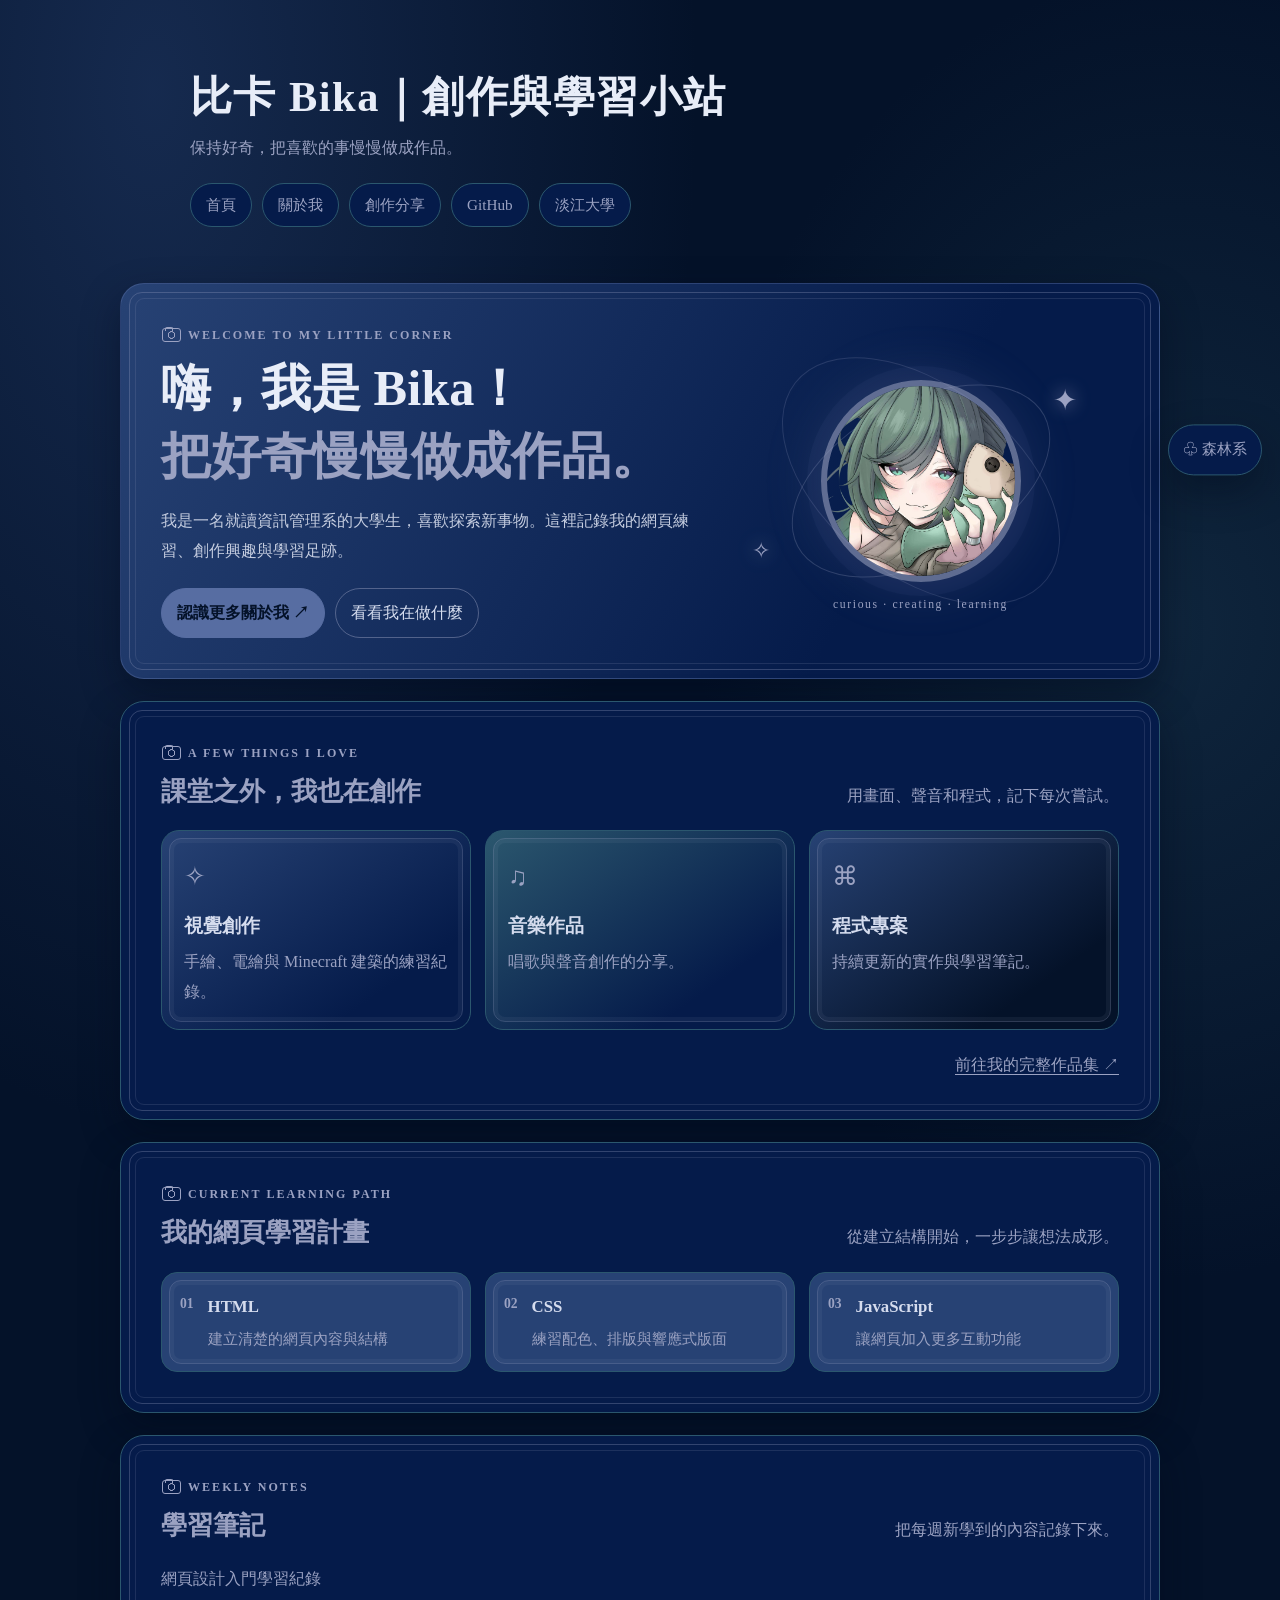
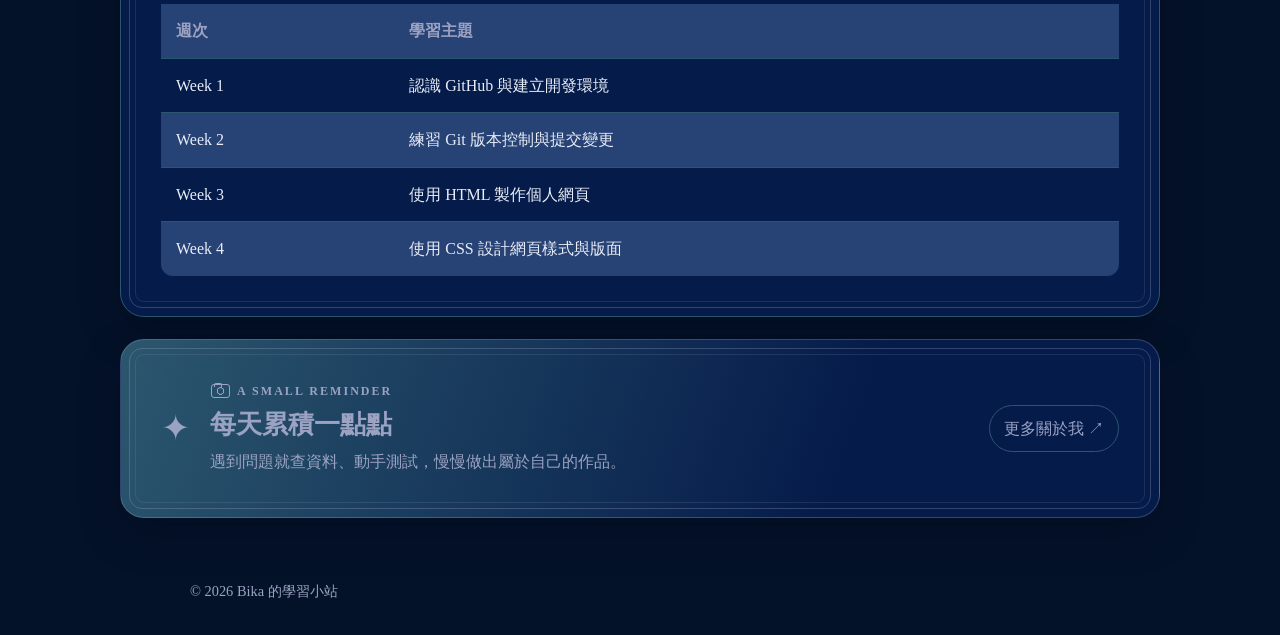
<file: Week02/index.html>
<!DOCTYPE html>
<html lang="zh-Hant">

<head>
  <!-- 設定文字編碼，避免中文顯示亂碼 -->
  <meta charset="UTF-8">

  <!-- 讓網頁能適應手機與不同螢幕尺寸 -->
  <meta name="viewport" content="width=device-width, initial-scale=1.0">
  <link rel="stylesheet" href="style.css">

  <!-- 設定瀏覽器分頁標題 -->
  <title>比卡 Bika｜創作與學習小站</title>
  <!-- 共用樣式表設定在 style.css -->
</head>

<body class="home-page">
  <!-- header：網頁的頁首區域 -->
  <header>
    <!-- h1：網頁最主要的標題 -->
    <h1>比卡 Bika｜創作與學習小站</h1>
    <p>保持好奇，把喜歡的事慢慢做成作品。</p>

    <!-- nav：放置網頁導覽連結 -->
    <nav>
      <!-- 連結到目前的首頁 -->
      <a href="index.html">首頁</a>

      <!-- 連結到關於我頁面 -->
      <a href="about.html">關於我</a>
      <a href="#portfolio">創作分享</a>
      <a href="https://github.com/Bika0317" target="_blank" rel="noopener noreferrer">GitHub</a>

      <!-- 連結到外部網站 -->
      <!-- target="_blank" 代表在新分頁開啟 -->
      <a
        href="https://www.tku.edu.tw/"
        target="_blank"
        rel="noreferrer"
      >
        淡江大學
      </a>
    </nav>
    </header>

  <button class="theme-toggle" type="button" id="theme-toggle" aria-pressed="false" aria-label="切換為森林系配色">♧ 森林系</button>

  <!-- main：網頁的主要內容 -->
  <main class="home-layout">
    <section class="home-hero" id="about">
      <div class="hero-copy">
        <p class="eyebrow">WELCOME TO MY LITTLE CORNER</p>
        <h2>嗨，我是 Bika！<br><span>把好奇慢慢做成作品。</span></h2>
        <p>我是一名就讀資訊管理系的大學生，喜歡探索新事物。這裡記錄我的網頁練習、創作興趣與學習足跡。</p>
        <div class="hero-actions">
          <a class="primary-action" href="about.html">認識更多關於我 ↗</a>
          <a class="secondary-action" href="#portfolio">看看我在做什麼</a>
        </div>
      </div>
      <div class="hero-art">
        <span class="orbit orbit-one" aria-hidden="true"></span>
        <span class="orbit orbit-two" aria-hidden="true"></span>
        <span class="sparkle sparkle-one" aria-hidden="true">✦</span>
        <span class="sparkle sparkle-two" aria-hidden="true">✧</span>
        <img src="image/Bika.png" alt="Bika 的個人代表圖片" width="200">
        <span class="art-caption">curious · creating · learning</span>
      </div>
    </section>

    <section class="portfolio-section" id="portfolio">
      <div class="home-section-heading">
        <div><p class="eyebrow">A FEW THINGS I LOVE</p><h2>課堂之外，我也在創作</h2></div>
        <p>用畫面、聲音和程式，記下每次嘗試。</p>
      </div>
      <div class="portfolio-grid">
        <article class="portfolio-card visual-card">
          <span class="card-symbol" aria-hidden="true">✧</span>
          <h3>視覺創作</h3>
          <p>手繪、電繪與 Minecraft 建築的練習紀錄。</p>
        </article>
        <article class="portfolio-card music-card">
          <span class="card-symbol" aria-hidden="true">♫</span>
          <h3>音樂作品</h3>
          <p>唱歌與聲音創作的分享。</p>
        </article>
        <article class="portfolio-card code-card">
          <span class="card-symbol" aria-hidden="true">⌘</span>
          <h3>程式專案</h3>
          <p>持續更新的實作與學習筆記。</p>
        </article>
      </div>
      <p class="portfolio-link"><a href="https://bika0317.github.io/#portfolio" target="_blank" rel="noopener noreferrer">前往我的完整作品集 ↗</a></p>
    </section>

    <section class="learning-section">
      <div class="home-section-heading">
        <div><p class="eyebrow">CURRENT LEARNING PATH</p><h2>我的網頁學習計畫</h2></div>
        <p>從建立結構開始，一步步讓想法成形。</p>
      </div>
      <ol class="learning-steps">
        <li><span>01</span><div><h3>HTML</h3><p>建立清楚的網頁內容與結構</p></div></li>
        <li><span>02</span><div><h3>CSS</h3><p>練習配色、排版與響應式版面</p></div></li>
        <li><span>03</span><div><h3>JavaScript</h3><p>讓網頁加入更多互動功能</p></div></li>
      </ol>
    </section>

    <section class="notes-section">
      <div class="home-section-heading">
        <div><p class="eyebrow">WEEKLY NOTES</p><h2>學習筆記</h2></div>
        <p>把每週新學到的內容記錄下來。</p>
      </div>
      <table>
        <caption>網頁設計入門學習紀錄</caption>
        <thead><tr><th scope="col">週次</th><th scope="col">學習主題</th></tr></thead>
        <tbody>
          <tr><td>Week 1</td><td>認識 GitHub 與建立開發環境</td></tr>
          <tr><td>Week 2</td><td>練習 Git 版本控制與提交變更</td></tr>
          <tr><td>Week 3</td><td>使用 HTML 製作個人網頁</td></tr>
          <tr><td>Week 4</td><td>使用 CSS 設計網頁樣式與版面</td></tr>
        </tbody>
      </table>
    </section>

    <section class="home-goal">
      <span class="goal-star" aria-hidden="true">✦</span>
      <div><p class="eyebrow">A SMALL REMINDER</p><h2>每天累積一點點</h2><p>遇到問題就查資料、動手測試，慢慢做出屬於自己的作品。</p></div>
      <a href="about.html">更多關於我 ↗</a>
    </section>
  </main>

  <!-- footer：網頁的頁尾區域 -->
  <footer>
    <p>© 2026 Bika 的學習小站</p>
  </footer>
  <script src="theme.js" defer></script>
</body>

</html>
</file>
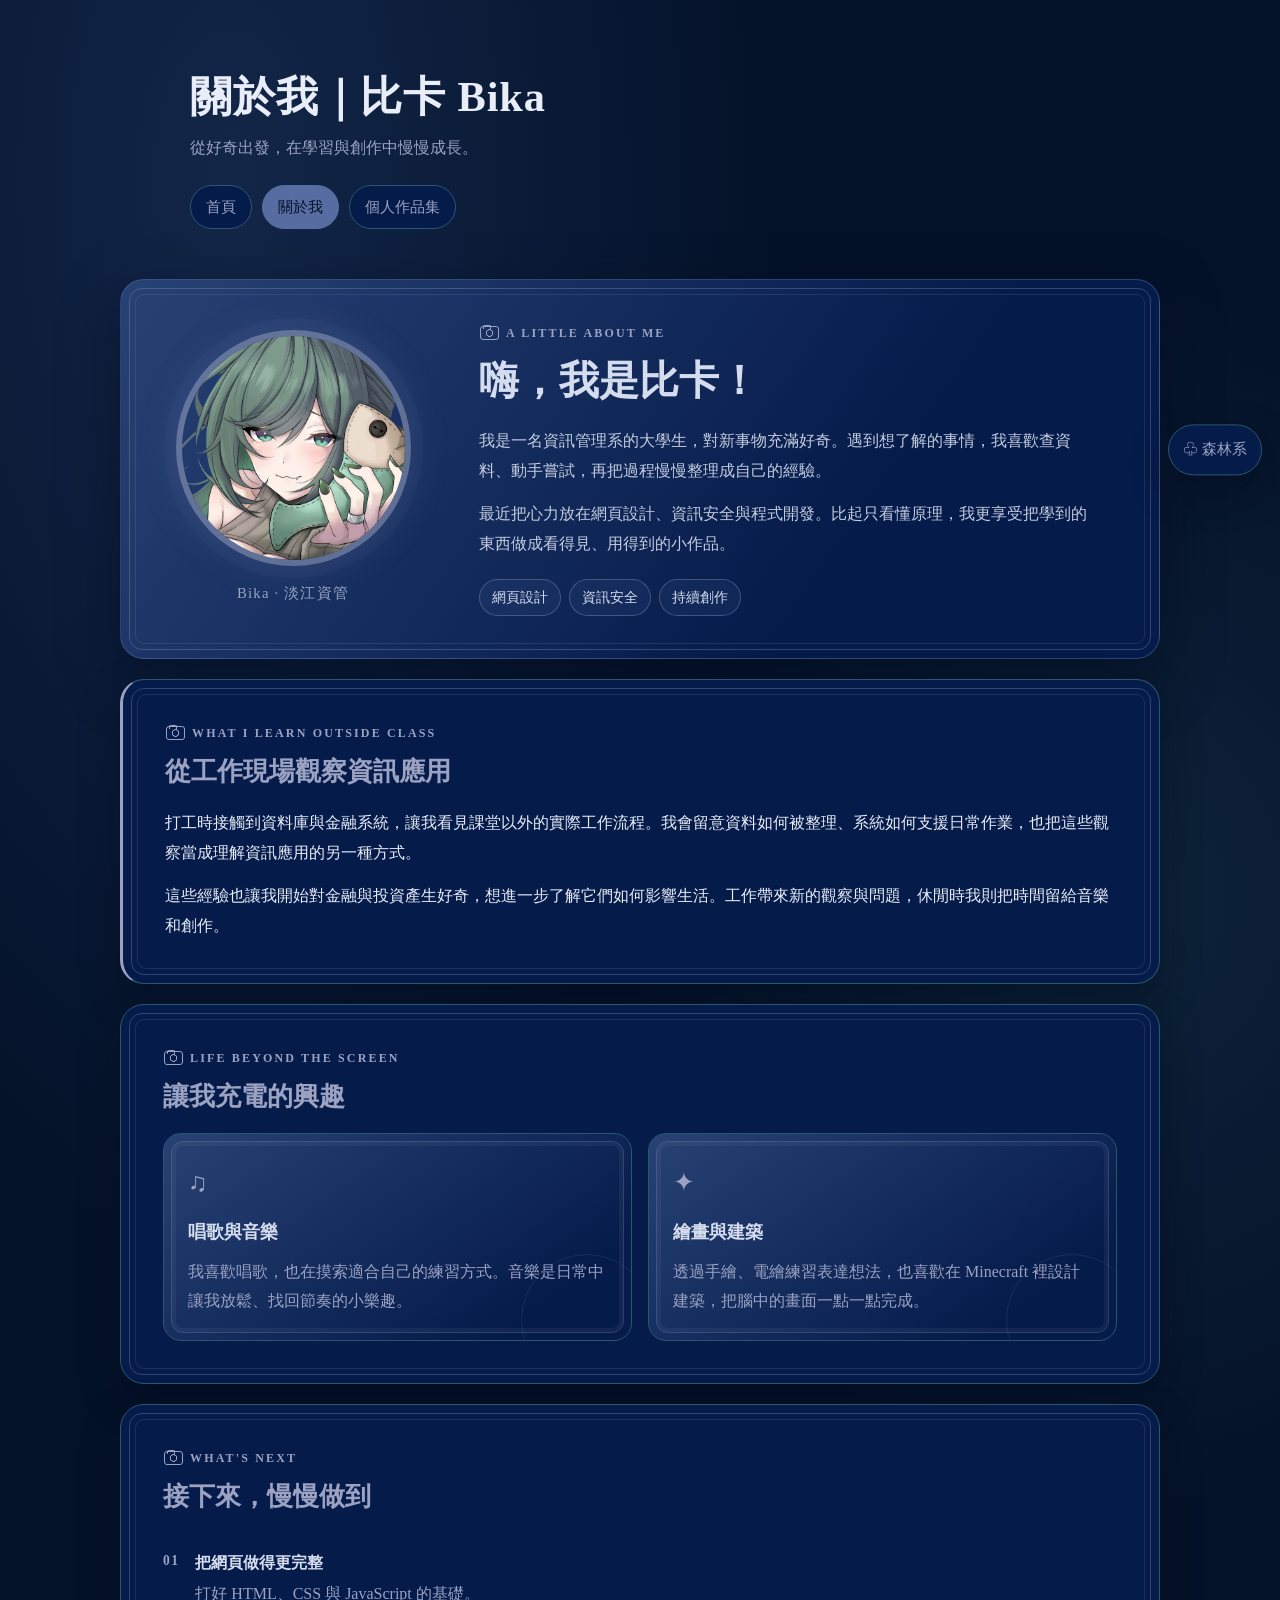
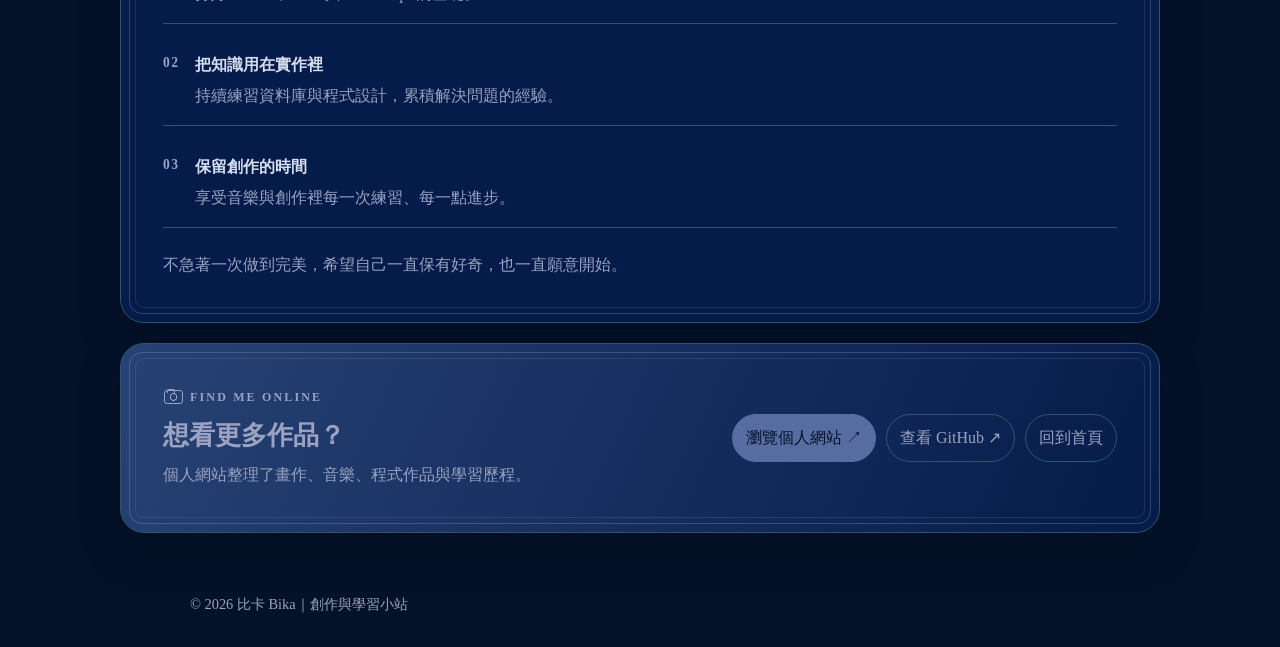
<file: Week02/about.html>
<!DOCTYPE html>
<html lang="zh-Hant">
<head>
  <meta charset="UTF-8">
  <meta name="viewport" content="width=device-width, initial-scale=1.0">
  <link rel="stylesheet" href="style.css">
  <title>關於我｜比卡 Bika</title>
</head>
<body class="about-page">
  <header>
    <h1>關於我｜比卡 Bika</h1>
    <p>從好奇出發，在學習與創作中慢慢成長。</p>
    <nav aria-label="主要導覽">
      <a href="index.html">首頁</a>
      <a href="about.html" aria-current="page">關於我</a>
      <a href="https://bika0317.github.io/" target="_blank" rel="noopener noreferrer">個人作品集</a>
    </nav>
    </header>

  <button class="theme-toggle" type="button" id="theme-toggle" aria-pressed="false" aria-label="切換為森林系配色">♧ 森林系</button>

  <main class="about-layout">
    <section class="profile-hero">
      <div class="profile-portrait">
        <img src="image/Bika.png" alt="Bika 的個人代表圖片" width="200">
        <span class="portrait-caption">Bika · 淡江資管</span>
      </div>
      <div class="profile-intro">
        <p class="eyebrow">A LITTLE ABOUT ME</p>
        <h2>嗨，我是比卡！</h2>
        <p>我是一名資訊管理系的大學生，對新事物充滿好奇。遇到想了解的事情，我喜歡查資料、動手嘗試，再把過程慢慢整理成自己的經驗。</p>
        <p>最近把心力放在網頁設計、資訊安全與程式開發。比起只看懂原理，我更享受把學到的東西做成看得見、用得到的小作品。</p>
        <div class="profile-tags" aria-label="目前關注的主題">
          <span>網頁設計</span><span>資訊安全</span><span>持續創作</span>
        </div>
      </div>
    </section>

    <section class="work-note">
      <div class="section-heading">
        <p class="eyebrow">WHAT I LEARN OUTSIDE CLASS</p>
        <h2>從工作現場觀察資訊應用</h2>
      </div>
      <p>打工時接觸到資料庫與金融系統，讓我看見課堂以外的實際工作流程。我會留意資料如何被整理、系統如何支援日常作業，也把這些觀察當成理解資訊應用的另一種方式。</p>
      <p>這些經驗也讓我開始對金融與投資產生好奇，想進一步了解它們如何影響生活。工作帶來新的觀察與問題，休閒時我則把時間留給音樂和創作。</p>
    </section>

    <section class="creative-section">
      <div class="section-heading">
        <p class="eyebrow">LIFE BEYOND THE SCREEN</p>
        <h2>讓我充電的興趣</h2>
      </div>
      <div class="interest-grid">
        <article class="interest-card music-card">
          <span class="interest-icon" aria-hidden="true">♫</span>
          <h3>唱歌與音樂</h3>
          <p>我喜歡唱歌，也在摸索適合自己的練習方式。音樂是日常中讓我放鬆、找回節奏的小樂趣。</p>
        </article>
        <article class="interest-card art-card">
          <span class="interest-icon" aria-hidden="true">✦</span>
          <h3>繪畫與建築</h3>
          <p>透過手繪、電繪練習表達想法，也喜歡在 Minecraft 裡設計建築，把腦中的畫面一點一點完成。</p>
        </article>
      </div>
    </section>

    <section class="next-chapter">
      <div class="section-heading">
        <p class="eyebrow">WHAT'S NEXT</p>
        <h2>接下來，慢慢做到</h2>
      </div>
      <ol class="next-list">
        <li><span>01</span><div><strong>把網頁做得更完整</strong><p>打好 HTML、CSS 與 JavaScript 的基礎。</p></div></li>
        <li><span>02</span><div><strong>把知識用在實作裡</strong><p>持續練習資料庫與程式設計，累積解決問題的經驗。</p></div></li>
        <li><span>03</span><div><strong>保留創作的時間</strong><p>享受音樂與創作裡每一次練習、每一點進步。</p></div></li>
      </ol>
      <p class="closing-note">不急著一次做到完美，希望自己一直保有好奇，也一直願意開始。</p>
    </section>

    <section class="contact-section">
      <div>
        <p class="eyebrow">FIND ME ONLINE</p>
        <h2>想看更多作品？</h2>
        <p>個人網站整理了畫作、音樂、程式作品與學習歷程。</p>
      </div>
      <div class="contact-links">
        <a href="https://bika0317.github.io/" target="_blank" rel="noopener noreferrer">瀏覽個人網站 ↗</a>
        <a href="https://github.com/Bika0317" target="_blank" rel="noopener noreferrer">查看 GitHub ↗</a>
        <a href="index.html">回到首頁</a>
      </div>
    </section>
  </main>

  <footer>
    <p>© 2026 比卡 Bika｜創作與學習小站</p>
  </footer>
  <script src="theme.js" defer></script>
</body>
</html>
</file>
<file: Week02/style.css>
/* 海洋與森林兩套主題變數 */
:root {
  color-scheme: dark;
  --ink: #E8EDF8;
  --muted: #9BA2C2;
  --accent: #576DA2;
  --accent-dark: #9BA2C2;
  --accent-soft: #274274;
  --paper: #041229;
  --surface: #051B4A;
  --surface-alt: #274274;
  --line: #2B576E;
  --accent-ink: #041229;
  --strong: #9BA2C2;
  --highlight: #9BA2C2;
  --heading-soft: #D5DCEE;
  --body-copy: #C4CCDF;
  --card-one: #051B4A;
  --card-two: #274274;
  --card-three: #2B576E;
  --accent-rgb: 87 109 162;
  --accent-light-rgb: 155 162 194;
  --highlight-rgb: 155 162 194;
  --page-background: radial-gradient(ellipse at 12% 4%, rgb(39 66 116 / .5), transparent 34rem), radial-gradient(ellipse at 92% 28%, rgb(43 87 110 / .28), transparent 30rem), var(--paper);
  --about-page-background: radial-gradient(ellipse at 18% 8%, rgb(39 66 116 / .42), transparent 34rem), radial-gradient(ellipse at 88% 40%, rgb(43 87 110 / .24), transparent 32rem), var(--paper);
  --about-hero-background: linear-gradient(125deg, #274274, #051B4A 70%);
  --home-hero-background: linear-gradient(118deg, #274274, #051B4A 72%);
  --interest-card-background: linear-gradient(145deg, #274274, #051B4A 82%);
  --contact-background: linear-gradient(115deg, #274274, #051B4A);
  --portfolio-one-background: linear-gradient(145deg, #274274, #051B4A 76%);
  --portfolio-two-background: linear-gradient(145deg, #2B576E, #051B4A 76%);
  --portfolio-three-background: linear-gradient(145deg, #274274, #041229 76%);
  --goal-background: linear-gradient(110deg, #2B576E, #051B4A 70%);
  --shadow: 0 16px 38px rgb(2 9 27 / .42);
  --hero-shadow: 0 20px 55px rgb(2 9 27 / .5);
}
:root[data-theme="forest"] {
  color-scheme: light;
  --ink: #303b27;
  --muted: #526044;
  --accent: #87986A;
  --accent-dark: #718355;
  --accent-soft: #CFE1B9;
  --paper: #E9F5DB;
  --surface: #E9F5DB;
  --surface-alt: #CFE1B9;
  --line: #97A97C;
  --accent-ink: #293321;
  --strong: #53613F;
  --highlight: #718355;
  --heading-soft: #53613F;
  --body-copy: #45513A;
  --card-one: #B5C99A;
  --card-two: #CFE1B9;
  --card-three: #97A97C;
  --accent-rgb: 135 152 106;
  --accent-light-rgb: 181 201 154;
  --highlight-rgb: 113 131 85;
  --page-background: radial-gradient(ellipse at 12% 4%, rgb(181 201 154 / .48), transparent 34rem), radial-gradient(ellipse at 92% 28%, rgb(151 169 124 / .3), transparent 30rem), var(--paper);
  --about-page-background: radial-gradient(ellipse at 18% 8%, rgb(207 225 185 / .85), transparent 34rem), radial-gradient(ellipse at 88% 40%, rgb(151 169 124 / .32), transparent 32rem), var(--paper);
  --about-hero-background: linear-gradient(125deg, #CFE1B9, #E9F5DB 70%);
  --home-hero-background: linear-gradient(118deg, #B5C99A, #E9F5DB 72%);
  --interest-card-background: linear-gradient(145deg, #CFE1B9, #E9F5DB 82%);
  --contact-background: linear-gradient(115deg, #CFE1B9, #E9F5DB);
  --portfolio-one-background: linear-gradient(145deg, #CFE1B9, #E9F5DB 82%);
  --portfolio-two-background: linear-gradient(145deg, #B5C99A, #E9F5DB 82%);
  --portfolio-three-background: linear-gradient(145deg, #97A97C, #E9F5DB 82%);
  --goal-background: linear-gradient(110deg, #CFE1B9, #E9F5DB 75%);
  --shadow: 0 16px 38px rgb(56 72 42 / .14);
  --hero-shadow: 0 20px 55px rgb(56 72 42 / .2);
}
/* 讓寬度計算更容易理解 */
* { box-sizing: border-box; }
html { scroll-behavior: smooth; }
/* 整個網頁的基本設定 */
body {
  margin: 0;
  color: var(--ink);
  background: var(--page-background);
  font-family: "標楷體", "DFKai-SB", serif;
  font-size: 16px;
  line-height: 1.85;
}

/* 頁首與頁尾 */
header, main, footer {
  width: min(900px, calc(100% - 40px));
  margin-inline: auto;
}
header {
  padding: clamp(36px, 7vw, 68px) 0 28px;
  border-bottom: 1px solid var(--line);
}
/* 標題與文字 */
header h1 {
  margin: 0 0 8px;
  color: var(--ink);
  font-size: clamp(1.8rem, 5vw, 2.65rem);
  letter-spacing: .035em;
  line-height: 1.35;
}
header > p { margin: 0 0 22px; color: var(--muted); }
/* 導覽列 */
nav { display: flex; flex-wrap: wrap; align-items: center; gap: 10px; }
.theme-toggle {
  position: fixed;
  z-index: 20;
  top: 50%;
  right: 18px;
  display: inline-flex;
  align-items: center;
  gap: 7px;
  padding: 11px 14px;
  border: 1px solid var(--line);
  border-radius: 999px;
  color: var(--accent-dark);
  background: var(--surface);
  box-shadow: var(--shadow);
  font: inherit;
  font-size: .92rem;
  cursor: pointer;
  transform: translateY(-50%);
  transition: color .18s ease, background .18s ease, border-color .18s ease, transform .18s ease;
}
.theme-toggle:hover { transform: translateY(calc(-50% - 2px)); border-color: var(--accent); }
.theme-toggle:focus-visible { outline: 3px solid var(--highlight); outline-offset: 3px; }
nav a {
  display: inline-block;
  padding: 7px 15px;
  border: 1px solid var(--line);
  border-radius: 999px;
  color: var(--accent-dark);
  background: var(--surface);
  font-size: .95rem;
  text-decoration: none;
  transition: color .18s ease, background .18s ease, border-color .18s ease, transform .18s ease;
}
nav a:hover, nav a[aria-current="page"] {
  border-color: var(--accent);
  color: var(--accent-ink);
  background: var(--accent);
}
nav a:hover { transform: translateY(-1px); }
a { color: var(--accent-dark); text-underline-offset: 4px; }
a:hover { color: var(--accent); }
a:focus-visible { outline: 3px solid var(--highlight); outline-offset: 3px; }

/* 主要內容 */
main { padding: 12px 0 34px; }
/* 內容區段 */
section, main > div {
  margin: 22px 0;
  padding: clamp(22px, 4vw, 34px);
  border: 1px solid var(--line);
  border-radius: 20px;
  background: var(--surface);
  box-shadow: var(--shadow);
  scroll-margin-top: 24px;
}
h2 {
  margin: 0 0 14px;
  color: var(--accent-dark);
  font-size: clamp(1.3rem, 3.5vw, 1.65rem);
  line-height: 1.45;
}
p { margin: 0 0 14px; }
p:last-child { margin-bottom: 0; }
strong { color: var(--strong); }
em { color: var(--accent-dark); }
/* 圖片 */
img {
  display: block;
  max-width: 100%;
  height: auto;
  margin: 18px 0;
  border: 5px solid var(--accent-soft);
  border-radius: 22px;
}
#about img { width: min(200px, 55vw); }
/* 清單 */
ul, ol { padding-left: 1.5em; margin: 12px 0 0; }
li { padding-left: 4px; margin-block: 8px; }
li::marker { color: var(--accent); }

/* 學習紀錄表格 */
/* 表格 */
table { width: 100%; border-collapse: collapse; overflow: hidden; border-radius: 12px; }
caption { padding: 0 0 10px; color: var(--muted); text-align: left; }
th, td { padding: 12px 15px; border-bottom: 1px solid var(--line); text-align: left; }
th { color: var(--accent-dark); background: var(--accent-soft); }
tbody tr:nth-child(even) { background: var(--surface-alt); }
tbody tr:last-child td { border-bottom: 0; }
th:first-child, td:first-child { white-space: nowrap; }
footer { padding: 4px 0 30px; color: var(--muted); font-size: .9rem; }
footer p { margin: 0; }

/* 手機版面 */
@media (max-width: 560px) {
  .theme-toggle { top: auto; right: 12px; bottom: 14px; transform: none; }
  .theme-toggle:hover { transform: translateY(-2px); }
  header, main, footer { width: min(100% - 28px, 900px); }
  header { padding-top: 32px; }
  nav { gap: 8px; }
  nav a { padding: 6px 12px; font-size: .9rem; }
  section, main > div { margin: 16px 0; padding: 21px 18px; border-radius: 16px; }
  th, td { padding: 10px 8px; }
  table { font-size: .92rem; }
}

@media (prefers-reduced-motion: reduce) {
  html { scroll-behavior: auto; }
  *, *::before, *::after { transition-duration: .01ms !important; }
}
/* 關於我：個人檔案版面 */
.about-page {
  background: var(--about-page-background);
}
.about-page header { border-bottom: 0; padding-bottom: 12px; }
.about-page header h1 { letter-spacing: .02em; }
.about-page .about-layout { width: min(1040px, calc(100% - 40px)); padding-top: 18px; }
.about-page .about-layout section {
  margin: 20px 0;
  padding: clamp(24px, 4vw, 42px);
  border-radius: 24px;
}
.about-page .profile-hero {
  display: grid;
  grid-template-columns: minmax(190px, 260px) 1fr;
  align-items: center;
  gap: clamp(24px, 5vw, 56px);
  padding: clamp(28px, 5vw, 52px);
  border-color: rgb(var(--accent-rgb) / .48);
  background: var(--about-hero-background);
  box-shadow: var(--hero-shadow);
}
.about-page .profile-portrait { text-align: center; }
.about-page .profile-portrait img {
  width: min(100%, 235px);
  margin: 0 auto 12px;
  border: 6px solid rgb(var(--accent-light-rgb) / .55);
  border-radius: 50%;
  box-shadow: 0 0 0 12px rgb(var(--accent-rgb) / .08), 0 0 42px rgb(var(--highlight-rgb) / .16);
}
.about-page .portrait-caption { color: var(--muted); font-size: .92rem; letter-spacing: .08em; }
.about-page .eyebrow {
  margin: 0 0 8px;
  color: var(--highlight);
  font-size: .75rem;
  font-weight: 700;
  letter-spacing: .18em;
}
.about-page .profile-intro h2 { margin-bottom: 16px; color: var(--heading-soft); font-size: clamp(1.8rem, 4vw, 2.5rem); }
.about-page .profile-intro p:not(.eyebrow) { max-width: 620px; color: var(--body-copy); }
.about-page .profile-tags { display: flex; flex-wrap: wrap; gap: 8px; margin-top: 20px; }
.about-page .profile-tags span {
  padding: 5px 12px;
  border: 1px solid rgb(var(--accent-light-rgb) / .35);
  border-radius: 999px;
  color: var(--heading-soft);
  background: rgb(var(--accent-rgb) / .12);
  font-size: .85rem;
}
.about-page .work-note { border-left: 3px solid var(--highlight); }
.about-page .section-heading { margin-bottom: 18px; }
.about-page .section-heading h2 { margin-bottom: 0; }
.about-page .interest-grid { display: grid; grid-template-columns: repeat(2, minmax(0, 1fr)); gap: 16px; }
.about-page .interest-card {
  position: relative;
  min-height: 205px;
  padding: 24px;
  overflow: hidden;
  border: 1px solid var(--line);
  border-radius: 18px;
  background: var(--interest-card-background);
}
.about-page .interest-card::after {
  position: absolute;
  right: -22px;
  bottom: -46px;
  width: 130px;
  height: 130px;
  border: 1px solid rgb(var(--accent-light-rgb) / .12);
  border-radius: 50%;
  content: "";
}
.about-page .interest-icon { color: var(--highlight); font-size: 1.65rem; }
.about-page .interest-card h3 { margin: 8px 0; color: var(--heading-soft); font-size: 1.15rem; }
.about-page .interest-card p { position: relative; z-index: 1; margin: 0; color: var(--muted); }
.about-page .next-list { display: grid; gap: 12px; padding: 0; list-style: none; }
.about-page .next-list li { display: flex; gap: 16px; align-items: flex-start; margin: 0; padding: 14px 0; border-bottom: 1px solid var(--line); }
.about-page .next-list li > span { color: var(--highlight); font-size: .85rem; font-weight: 700; letter-spacing: .1em; }
.about-page .next-list strong { color: var(--heading-soft); }
.about-page .next-list p { margin: 2px 0 0; color: var(--muted); }
.about-page .closing-note { margin: 22px 0 0; color: var(--accent-dark); }
.about-page .contact-section { display: flex; justify-content: space-between; align-items: center; gap: 24px; background: var(--contact-background); }
.about-page .contact-section h2 { margin-bottom: 6px; }
.about-page .contact-section p:not(.eyebrow) { margin: 0; color: var(--muted); }
.about-page .contact-links { display: flex; flex-wrap: wrap; gap: 10px; justify-content: flex-end; }
.about-page .contact-links a { padding: 8px 13px; border: 1px solid var(--line); border-radius: 999px; text-decoration: none; white-space: nowrap; }
.about-page .contact-links a:first-child { border-color: var(--accent); color: var(--accent-ink); background: var(--accent); }
.about-page .contact-links a:hover { border-color: var(--highlight); }

@media (max-width: 680px) {
  .about-page .about-layout { width: min(100% - 28px, 1040px); }
  .about-page .profile-hero { grid-template-columns: 1fr; gap: 22px; text-align: center; }
  .about-page .profile-portrait img { width: min(190px, 55vw); }
  .about-page .profile-tags, .about-page .contact-links { justify-content: center; }
  .about-page .interest-grid { grid-template-columns: 1fr; }
  .about-page .interest-card { min-height: auto; }
  .about-page .contact-section { flex-direction: column; align-items: flex-start; }
  .about-page .contact-links { justify-content: flex-start; }
}
/* 首頁：作品與學習入口 */
.home-page header { padding-bottom: 22px; border-bottom: 0; }
.home-page header > p { margin-bottom: 20px; }
.home-page .home-layout { width: min(1040px, calc(100% - 40px)); padding-top: 12px; }
.home-page .home-layout section { margin: 22px 0; padding: clamp(24px, 4vw, 40px); border-radius: 24px; }
.home-page .home-hero {
  display: grid;
  grid-template-columns: 1.15fr .85fr;
  align-items: center;
  gap: 24px;
  min-height: 390px;
  overflow: hidden;
  border-color: rgb(var(--accent-rgb) / .45);
  background: var(--home-hero-background);
}
.home-page .eyebrow { margin: 0 0 8px; color: var(--highlight); font-size: .75rem; font-weight: 700; letter-spacing: .17em; }
.home-page .hero-copy h2 { margin-bottom: 16px; color: var(--ink); font-size: clamp(2rem, 5vw, 3.15rem); line-height: 1.35; }
.home-page .hero-copy h2 span { color: var(--accent-dark); }
.home-page .hero-copy > p:not(.eyebrow) { max-width: 590px; color: var(--body-copy); }
.home-page .hero-actions { display: flex; flex-wrap: wrap; gap: 10px; margin-top: 23px; }
.home-page .hero-actions a { padding: 9px 15px; border: 1px solid rgb(var(--accent-light-rgb) / .45); border-radius: 999px; text-decoration: none; }
.home-page .hero-actions .primary-action { border-color: var(--accent); color: var(--accent-ink); background: var(--accent); font-weight: 700; }
.home-page .hero-actions .secondary-action { color: var(--heading-soft); }
.home-page .hero-art { position: relative; display: grid; min-height: 285px; place-items: center; }
.home-page .hero-art img { z-index: 1; width: min(205px, 52vw); margin: 0; border: 6px solid rgb(var(--accent-light-rgb) / .6); border-radius: 50%; box-shadow: 0 0 0 14px rgb(var(--accent-rgb) / .08), 0 0 60px rgb(var(--highlight-rgb) / .2); }
.home-page .orbit { position: absolute; width: 280px; height: 160px; border: 1px solid rgb(var(--accent-light-rgb) / .25); border-radius: 50%; transform: rotate(-28deg); }
.home-page .orbit-two { width: 320px; height: 190px; transform: rotate(38deg); border-color: rgb(var(--highlight-rgb) / .2); }
.home-page .sparkle { position: absolute; z-index: 2; color: var(--highlight); text-shadow: 0 0 18px rgb(var(--highlight-rgb) / .8); }
.home-page .sparkle-one { top: 36px; right: 42px; font-size: 1.8rem; }
.home-page .sparkle-two { bottom: 52px; left: 30px; color: var(--accent-dark); font-size: 1.4rem; }
.home-page .art-caption { position: absolute; bottom: 8px; color: var(--muted); font-size: .73rem; letter-spacing: .14em; }
.home-page .home-section-heading { display: flex; align-items: end; justify-content: space-between; gap: 20px; margin-bottom: 20px; }
.home-page .home-section-heading h2 { margin: 0; }
.home-page .home-section-heading > p { max-width: 340px; margin: 0; color: var(--muted); text-align: right; }
.home-page .portfolio-grid { display: grid; grid-template-columns: repeat(3, minmax(0, 1fr)); gap: 14px; }
.home-page .portfolio-card { min-height: 190px; padding: 22px; border: 1px solid var(--line); border-radius: 18px; background: var(--portfolio-one-background); }
.home-page .portfolio-card:nth-child(2) { background: var(--portfolio-two-background); }
.home-page .portfolio-card:nth-child(3) { background: var(--portfolio-three-background); }
.home-page .card-symbol { color: var(--highlight); font-size: 1.6rem; }
.home-page .portfolio-card h3 { margin: 8px 0 4px; color: var(--heading-soft); }
.home-page .portfolio-card p { margin: 0; color: var(--muted); }
.home-page .portfolio-link { margin: 20px 0 0; text-align: right; }
.home-page .learning-steps { display: grid; grid-template-columns: repeat(3, minmax(0, 1fr)); gap: 14px; margin: 0; padding: 0; list-style: none; }
.home-page .learning-steps li { display: flex; gap: 14px; align-items: flex-start; margin: 0; padding: 18px; border: 1px solid var(--line); border-radius: 16px; background: var(--surface-alt); }
.home-page .learning-steps li > span { color: var(--highlight); font-size: .85rem; font-weight: 700; }
.home-page .learning-steps h3 { margin: 0; color: var(--heading-soft); font-size: 1.05rem; }
.home-page .learning-steps p { margin: 4px 0 0; color: var(--muted); font-size: .92rem; }
.home-page .notes-section table { margin-top: 4px; }
.home-page .home-goal { display: flex; align-items: center; gap: 20px; border-color: rgb(var(--highlight-rgb) / .3); background: var(--goal-background); }
.home-page .goal-star { color: var(--highlight); font-size: 2.2rem; }
.home-page .home-goal .eyebrow { margin-bottom: 3px; }
.home-page .home-goal h2 { margin: 0 0 4px; }
.home-page .home-goal p:not(.eyebrow) { margin: 0; color: var(--muted); }
.home-page .home-goal > a { margin-left: auto; padding: 8px 14px; border: 1px solid var(--line); border-radius: 999px; text-decoration: none; white-space: nowrap; }
.home-page .home-goal > a:hover { border-color: var(--highlight); }

@media (max-width: 700px) {
  .home-page .home-layout { width: min(100% - 28px, 1040px); }
  .home-page .home-hero { grid-template-columns: 1fr; gap: 8px; }
  .home-page .hero-art { min-height: 250px; }
  .home-page .hero-art img { width: 170px; }
  .home-page .orbit { width: 240px; height: 140px; }
  .home-page .orbit-two { width: 275px; height: 165px; }
  .home-page .home-section-heading { display: block; }
  .home-page .home-section-heading > p { margin-top: 8px; text-align: left; }
  .home-page .portfolio-grid { grid-template-columns: 1fr; }
  .home-page .portfolio-card { min-height: 0; }
  .home-page .learning-steps { grid-template-columns: 1fr; }
  .home-page .home-goal { align-items: flex-start; flex-wrap: wrap; }
  .home-page .home-goal > a { margin-left: 0; }
}
/* 現有內容框的角線與內框裝飾 */
section, main > div { position: relative; }
section::before, section::after {
  position: absolute;
  z-index: 0;
  content: "";
  border: 1px solid rgb(var(--accent-light-rgb) / .3);
  border-radius: 13px;
  pointer-events: none;
}
section::before { inset: 8px; }
section::after {
  inset: 14px;
  border-color: rgb(var(--accent-light-rgb) / .16);
  border-radius: 9px;
}
section > * { position: relative; z-index: 1; }
.home-page .portfolio-card, .about-page .interest-card, .home-page .learning-steps li {
  position: relative;
  overflow: hidden;
}
.home-page .portfolio-card::before, .about-page .interest-card::before, .home-page .learning-steps li::before {
  position: absolute;
  inset: 7px;
  border: 1px solid rgb(var(--accent-light-rgb) / .28);
  border-radius: 12px;
  box-shadow: inset 0 0 0 4px rgb(var(--accent-light-rgb) / .08);
  content: "";
  pointer-events: none;
}
.home-page .portfolio-card > *, .about-page .interest-card > *, .home-page .learning-steps li > * {
  position: relative;
  z-index: 1;
}
/* 小型相機線稿，裝飾現有區塊標題 */
.home-page .eyebrow, .about-page .eyebrow {
  position: relative;
  padding-left: 27px;
}
.home-page .eyebrow::before, .about-page .eyebrow::before {
  position: absolute;
  top: 50%;
  left: 1px;
  width: 17px;
  height: 12px;
  border: 1px solid var(--highlight);
  border-radius: 3px;
  background: radial-gradient(circle at center, transparent 2.5px, var(--highlight) 3px 3.6px, transparent 4px);
  content: "";
  transform: translateY(-50%);
}
.home-page .eyebrow::after, .about-page .eyebrow::after {
  position: absolute;
  top: calc(50% - 8px);
  left: 4px;
  width: 6px;
  height: 3px;
  border: 1px solid var(--highlight);
  border-bottom: 0;
  border-radius: 2px 2px 0 0;
  content: "";
}
</file>
